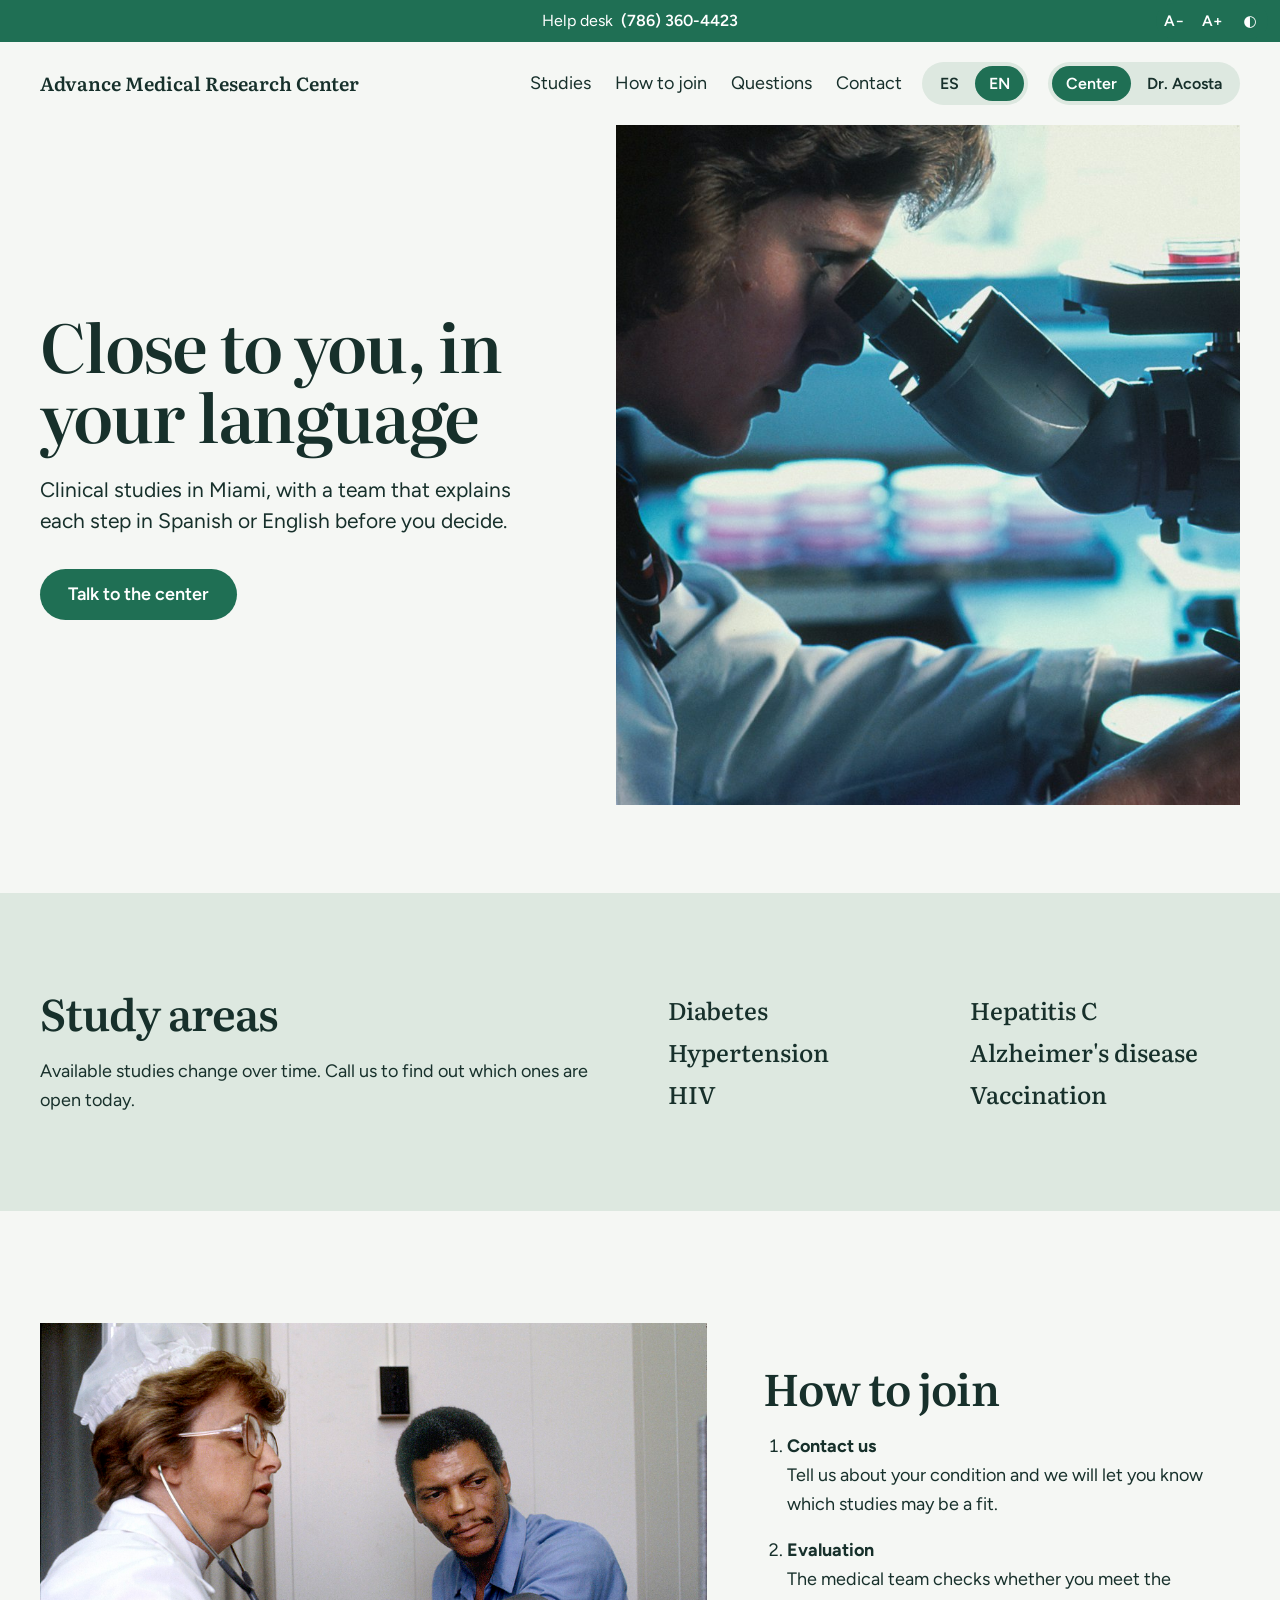
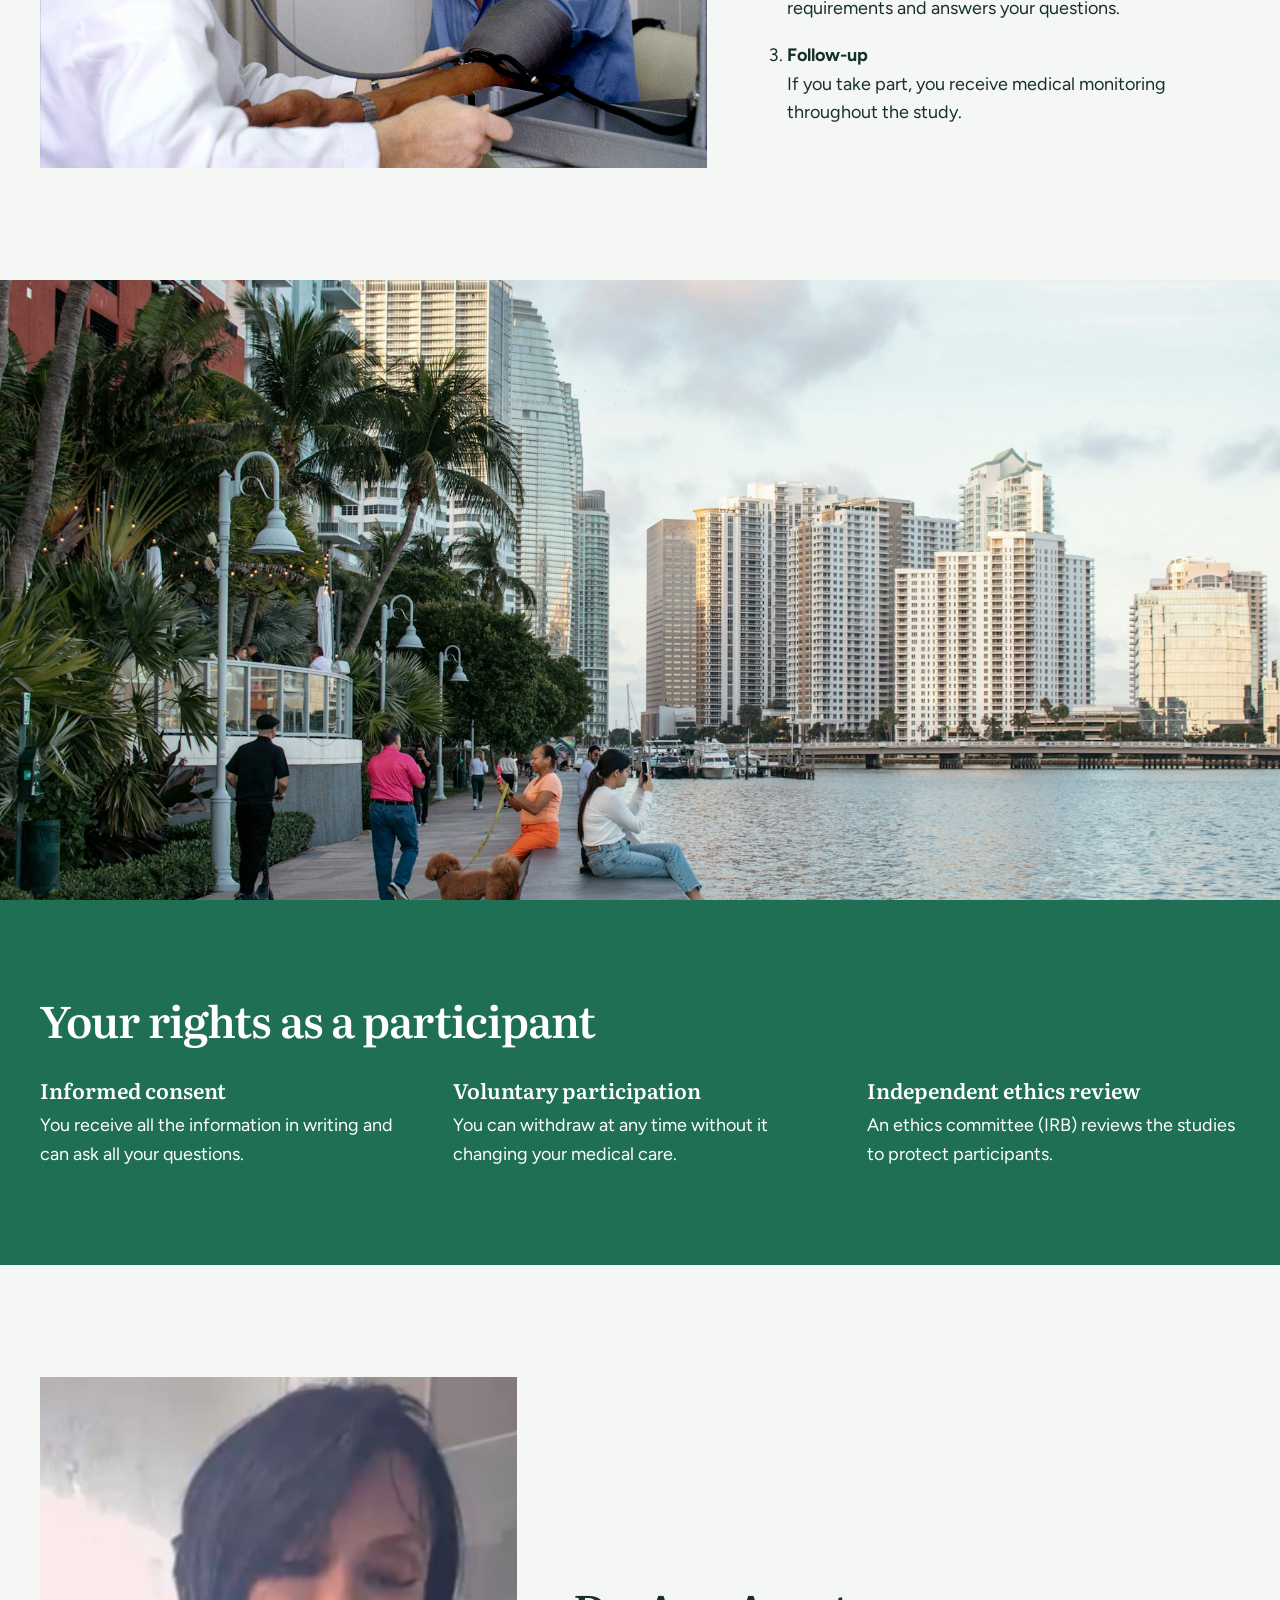
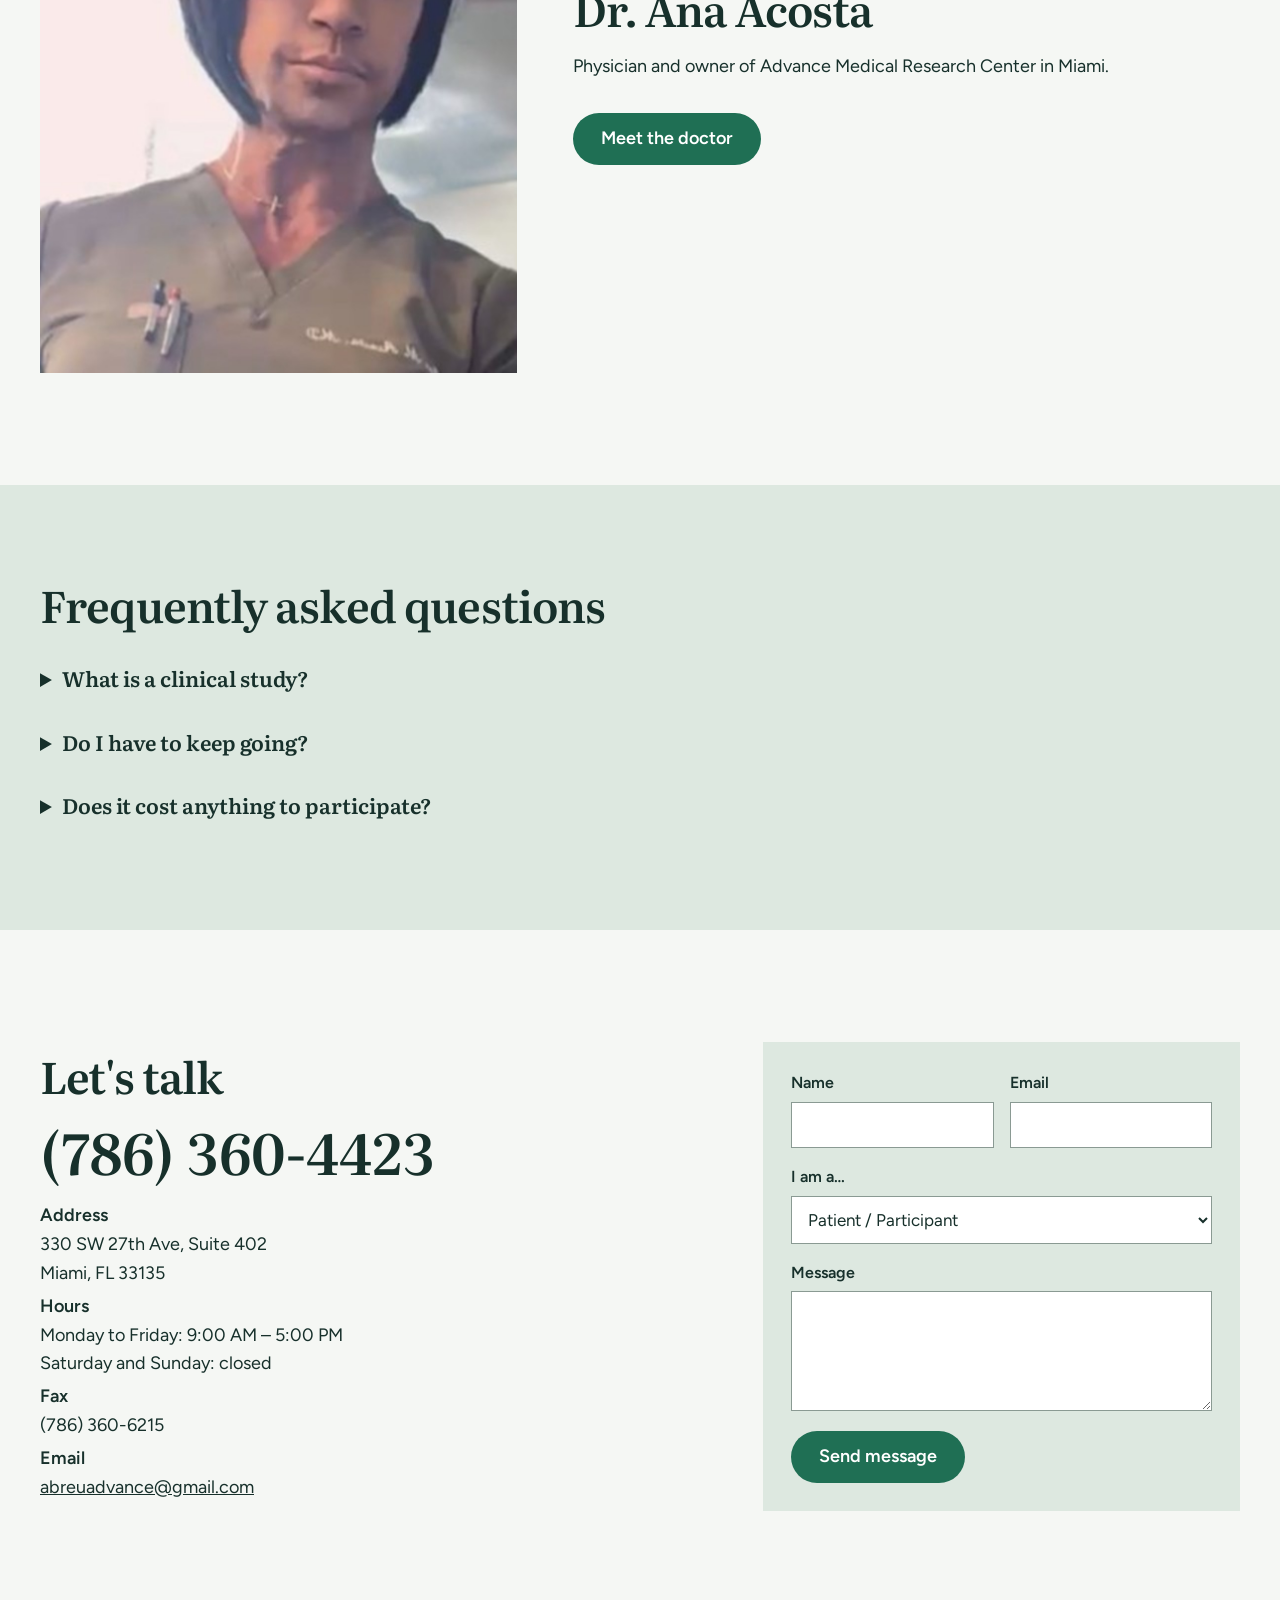
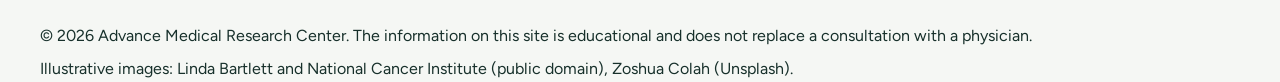
<file: index.html>
<!DOCTYPE html>
<html lang="es">
<head>
<meta charset="utf-8">
<meta name="viewport" content="width=device-width, initial-scale=1">
<title>Advance Medical Research Center · Estudios clínicos en Miami</title>
<meta name="description" content="Estudios clínicos en Miami, con atención en español e inglés. Advance Medical Research Center, dirigido por la Dra. Ana Acosta.">
<link rel="canonical" href="https://amresearchcenter.com/">
<script>
/* Los enlaces antiguos a la vista de la doctora llevan a su página. */
if (['#doctora', '#sobre', '#valores', '#trayectoria', '#contacto-doctora'].indexOf(location.hash) > -1) {
  location.replace('/dra-ana-acosta/' + (location.hash === '#doctora' ? '' : location.hash));
}
</script>
<link rel="preconnect" href="https://fonts.googleapis.com">
<link rel="preconnect" href="https://fonts.gstatic.com" crossorigin>
<link href="https://fonts.googleapis.com/css2?family=Figtree:wght@400;600&family=Literata:opsz,wght@7..72,500;7..72,600&display=swap" rel="stylesheet">
<link rel="stylesheet" href="/assets/estilo.css">
</head>
<body>
<p class="help"><span>Línea de ayuda</span><a href="tel:+17863604423">(786) 360-4423</a></p>
<div class="a11y" role="group" aria-label="Accesibilidad"><button type="button" class="a11y-t" aria-label="Accesibilidad" aria-expanded="false">Aa</button><button type="button" data-a="-" aria-label="A−: reducir texto">A−</button><button type="button" data-a="+" aria-label="A+: aumentar texto">A+</button><button type="button" data-a="hc" aria-pressed="false" aria-label="Alto contraste">◐</button></div>
<div class="frame">
  <header class="bar">
    <a class="brand" href="/">Advance Medical Research Center</a>
    <nav class="links"><a href="#estudios">Estudios</a><a href="#proceso">Cómo participar</a><a href="#preguntas">Preguntas</a><a href="#contacto">Contacto</a></nav>
    <div class="sw" role="group" aria-label="Idioma"><button type="button" data-l="es" lang="es" aria-label="Español" aria-pressed="true">ES</button><button type="button" data-l="en" lang="en" aria-label="English" aria-pressed="false">EN</button></div>
    <button type="button" class="menu-t" id="menu-t" aria-expanded="false">Menú</button>
    <nav class="sw site" aria-label="Sitio"><a href="/" aria-current="page">Centro</a><a href="/dra-ana-acosta/">Dra. Acosta</a></nav>
  </header>
  <main>
  <div class="hero">
    <div>
      <h1>Cerca de ti, en tu idioma</h1>
      <p class="lead">Estudios clínicos en Miami, con un equipo que te explica cada paso en español o inglés antes de que decidas.</p>
      <a class="btn" href="#contacto">Hablar con el centro</a>
    </div>
    <figure><img src="/assets/lab.jpg" alt="Foto ilustrativa: investigadora en un microscopio"></figure>
  </div>
  </main>
</div>
<div class="band" id="estudios"><div class="frame split">
  <div><h2>Áreas de estudio</h2><p>Los estudios disponibles cambian con el tiempo. Llámanos para saber cuáles están abiertos hoy.</p></div>
  <ul class="areas"><li>Diabetes</li><li>Hipertensión</li><li>VIH</li><li>Hepatitis C</li><li>Enfermedad de Alzheimer</li><li>Vacunación</li></ul>
</div></div>
<div class="frame care" id="proceso">
  <figure><img src="/assets/nurse-checks-blood-pressure.jpg" alt="Foto ilustrativa: enfermera toma la presión a un paciente"></figure>
  <div>
    <h2>Cómo participar</h2>
    <ol class="seq">
      <li><b>Contáctanos</b>Cuéntanos tu condición y te decimos qué estudios podrían ajustarse a ti.</li>
      <li><b>Evaluación</b>El equipo médico revisa si cumples los requisitos y resuelve tus dudas.</li>
      <li><b>Seguimiento</b>Si participas, recibes monitoreo médico durante todo el estudio.</li>
    </ol>
  </div>
</div>
<div class="photo"><img src="/assets/miami-dia.jpg" alt="Foto ilustrativa: Miami frente al agua" loading="lazy"></div>
<!-- CAMBIAR / CHANGE: texto pendiente de confirmar por el centro -->
<div class="green"><div class="frame">
  <h2>Tus derechos como participante</h2>
  <div class="rights">
    <p><b>Consentimiento informado</b>Recibes toda la información por escrito y puedes hacer todas tus preguntas.</p>
    <p><b>Participación voluntaria</b>Puedes retirarte en cualquier momento sin que cambie tu atención médica.</p>
    <p><b>Revisión ética independiente</b>Un comité de ética (IRB) revisa los estudios para proteger a los participantes.</p>
  </div>
</div></div>
<div class="frame dr">
  <figure><img src="/assets/dra-acosta-mejorada.jpg" alt="Dra. Ana Acosta" loading="lazy"></figure>
  <div>
    <h2>Dra. Ana Acosta</h2>
    <p>Médica y propietaria de Advance Medical Research Center, en Miami.</p>
    <a class="btn" href="/dra-ana-acosta/">Conocer a la doctora</a>
  </div>
</div>
<div class="band faq" id="preguntas"><div class="frame">
  <h2>Preguntas frecuentes</h2>
  <details><summary>¿Qué es un estudio clínico?</summary><p>Es una investigación médica en la que voluntarios prueban un tratamiento o una vacuna nuevos para saber si son seguros y si funcionan.</p></details>
  <details><summary>¿Es obligatorio continuar?</summary><p>No. Tu participación es voluntaria y puedes retirarte en cualquier momento.</p></details>
  <details><summary>¿Tiene costo participar?</summary><p>Antes de que decidas te explicamos los detalles de cada estudio, incluyendo si hay costos o compensación.</p></details>
</div></div>
<div class="frame split care" id="contacto">
  <div>
    <h2>Hablemos</h2>
    <a class="big" href="tel:+17863604423">(786) 360-4423</a>
    <div class="reach">
      <p><b>Dirección</b><br>330 SW 27th Ave, Suite 402<br>Miami, FL 33135</p>
      <p><b>Horario</b><br><span>Lunes a viernes: 9:00 AM – 5:00 PM</span><br><span>Sábado y domingo: cerrado</span></p>
      <p><b>Fax</b><br>(786) 360-6215</p>
      <p><b>Correo</b><br><a href="mailto:abreuadvance@gmail.com">abreuadvance@gmail.com</a></p>
    </div>
  </div>
  <form id="form" class="form">
    <div class="row">
      <label><span>Nombre</span><input name="n" required autocomplete="name"></label>
      <label><span>Correo electrónico</span><input name="e" type="email" required autocomplete="email"></label>
    </div>
    <label><span>Soy…</span><select name="r"><option>Paciente / Participante</option><option>Médico / Investigador</option><option>Patrocinador / CRO</option><option>Otro</option></select></label>
    <label><span>Mensaje</span><textarea name="m" required></textarea></label>
    <button class="btn" type="submit">Enviar mensaje</button>
    <p class="hint" id="form-hint" role="status" hidden>Se abrirá tu aplicación de correo. Si no se abre, llámanos o escríbenos directamente.</p>
  </form>
</div>
<footer class="frame">
  <p>© <span id="y"></span> Advance Medical Research Center. <span>La información de este sitio es educativa y no reemplaza la consulta con un médico.</span></p>
  <p>Imágenes ilustrativas: Linda Bartlett y National Cancer Institute (dominio público), Zoshua Colah (Unsplash).</p>
</footer>
<script src="/assets/idioma.js"></script>
<script src="/assets/sitio.js"></script>
</body>
</html>
</file>
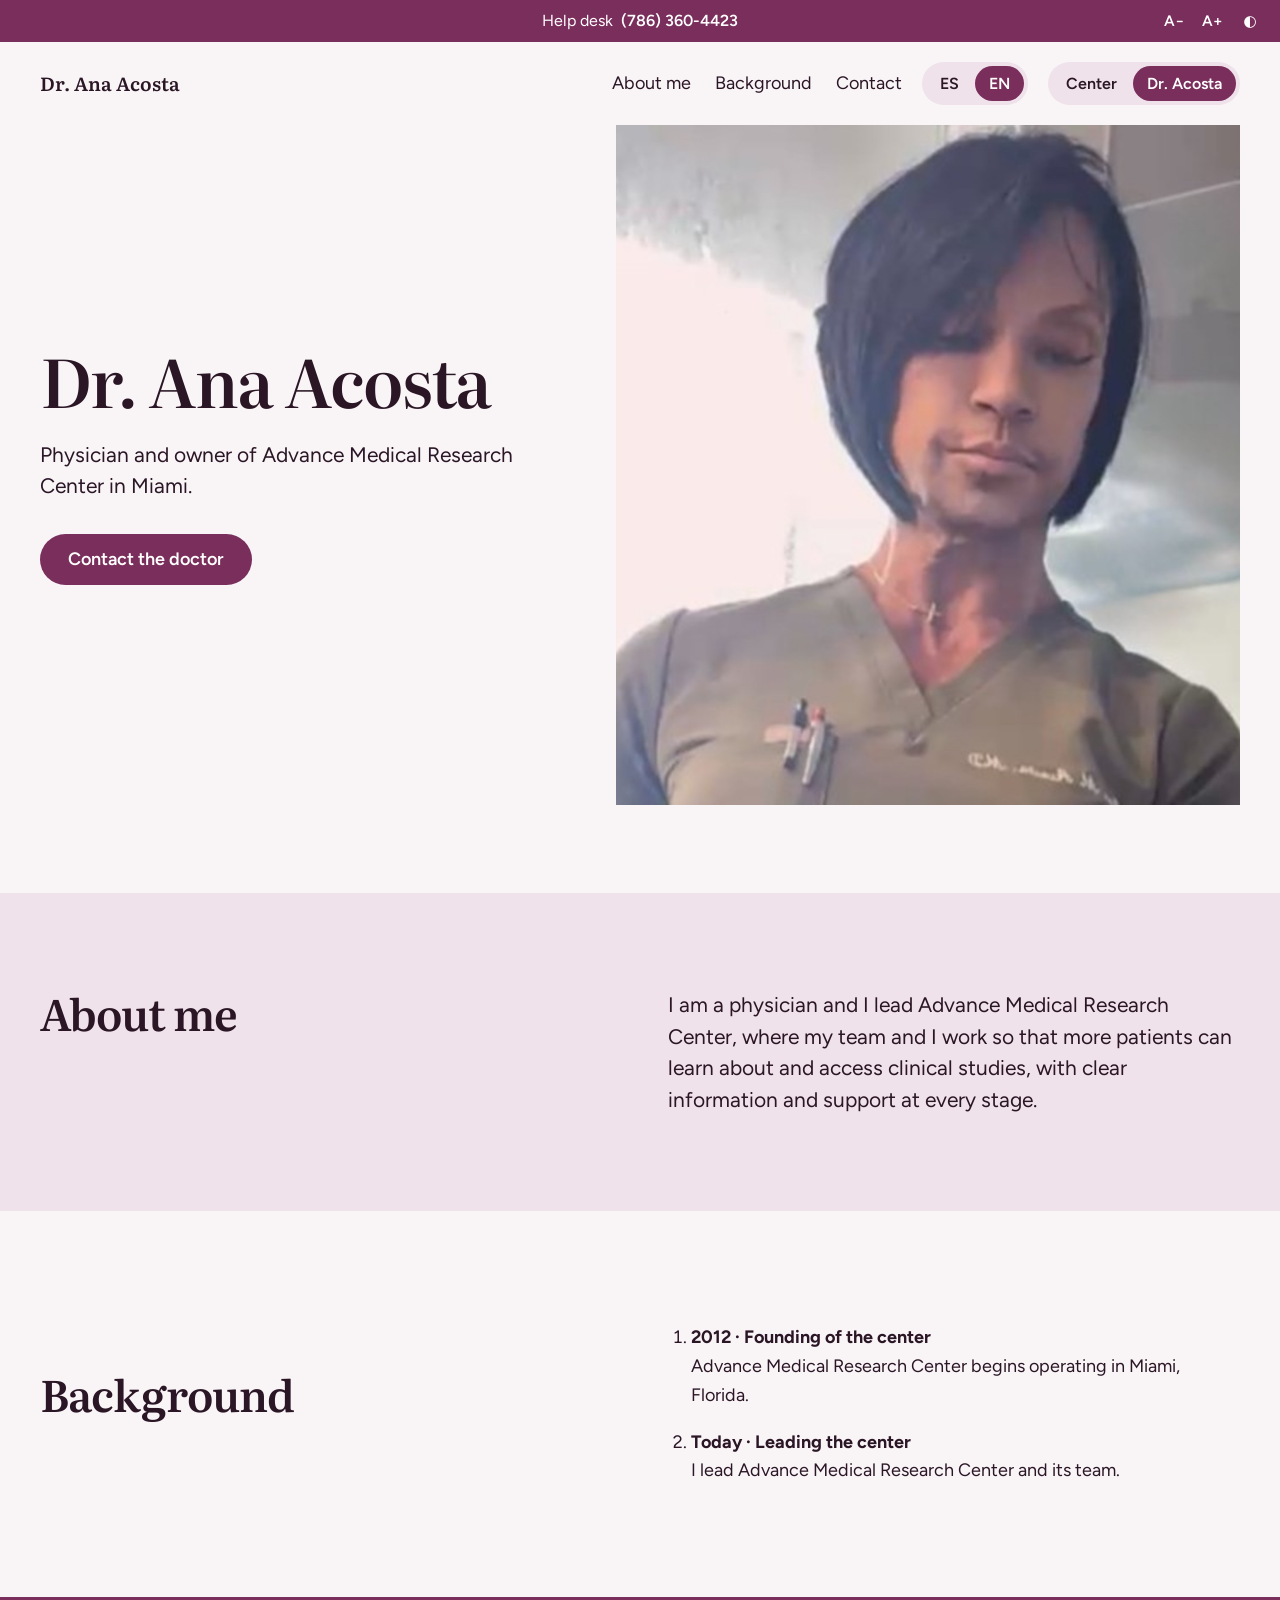
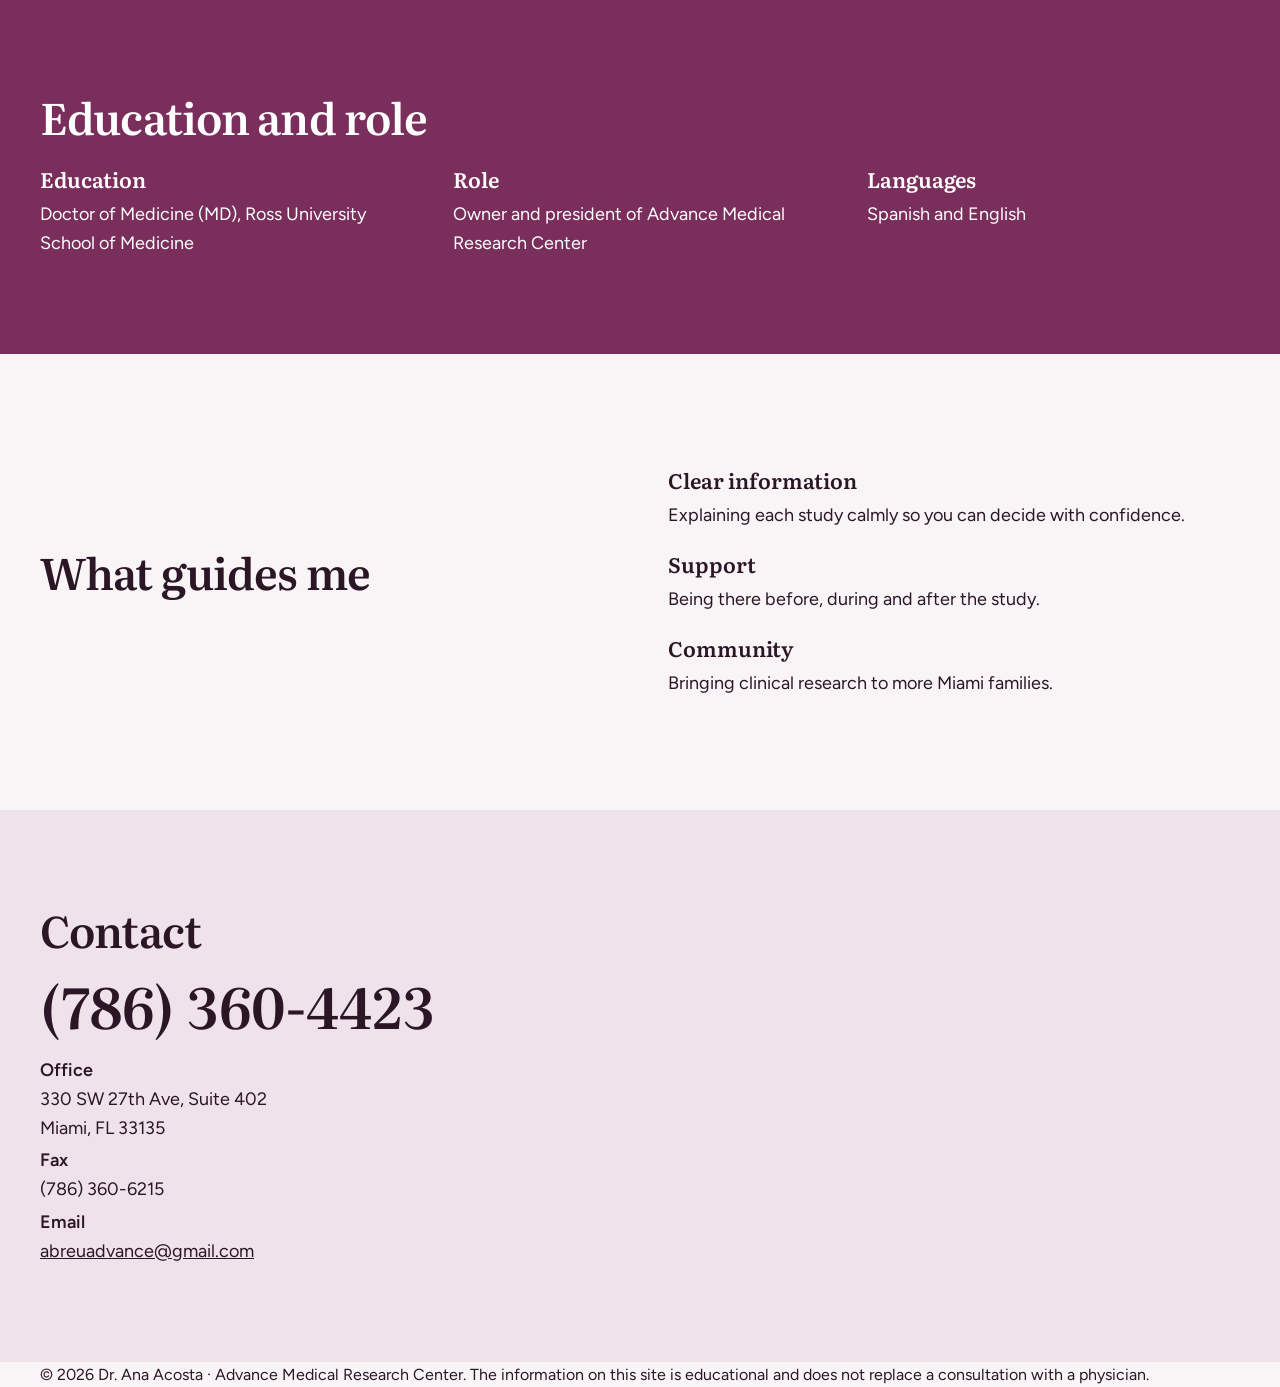
<file: dra-ana-acosta/index.html>
<!DOCTYPE html>
<html lang="es">
<head>
<meta charset="utf-8">
<meta name="viewport" content="width=device-width, initial-scale=1">
<title>Dra. Ana Acosta · Médica en Miami</title>
<meta name="description" content="Dra. Ana Acosta, médica y propietaria de Advance Medical Research Center, en Miami.">
<link rel="canonical" href="https://amresearchcenter.com/dra-ana-acosta/">
<link rel="preconnect" href="https://fonts.googleapis.com">
<link rel="preconnect" href="https://fonts.gstatic.com" crossorigin>
<link href="https://fonts.googleapis.com/css2?family=Figtree:wght@400;600&family=Literata:opsz,wght@7..72,500;7..72,600&display=swap" rel="stylesheet">
<link rel="stylesheet" href="/assets/estilo.css">
</head>
<body class="doctora">
<p class="help"><span>Línea de ayuda</span><a href="tel:+17863604423">(786) 360-4423</a></p>
<div class="a11y" role="group" aria-label="Accesibilidad"><button type="button" class="a11y-t" aria-label="Accesibilidad" aria-expanded="false">Aa</button><button type="button" data-a="-" aria-label="A−: reducir texto">A−</button><button type="button" data-a="+" aria-label="A+: aumentar texto">A+</button><button type="button" data-a="hc" aria-pressed="false" aria-label="Alto contraste">◐</button></div>
<div class="frame">
  <header class="bar">
    <a class="brand" href="/dra-ana-acosta/">Dra. Ana Acosta</a>
    <nav class="links"><a href="#sobre">Sobre mí</a><a href="#trayectoria">Trayectoria</a><a href="#contacto-doctora">Contacto</a></nav>
    <div class="sw" role="group" aria-label="Idioma"><button type="button" data-l="es" lang="es" aria-label="Español" aria-pressed="true">ES</button><button type="button" data-l="en" lang="en" aria-label="English" aria-pressed="false">EN</button></div>
    <button type="button" class="menu-t" id="menu-t" aria-expanded="false">Menú</button>
    <nav class="sw site" aria-label="Sitio"><a href="/">Centro</a><a href="/dra-ana-acosta/" aria-current="page">Dra. Acosta</a></nav>
  </header>
  <main>
  <div class="hero">
    <div>
      <h1>Dra. Ana Acosta</h1>
      <p class="lead">Médica y propietaria de Advance Medical Research Center, en Miami.</p>
      <a class="btn" href="#contacto-doctora">Contactar a la doctora</a>
    </div>
    <figure><img src="/assets/dra-acosta-mejorada.jpg" alt="Dra. Ana Acosta"></figure>
  </div>
  </main>
</div>
<div class="band" id="sobre"><div class="frame split">
  <h2>Sobre mí</h2>
  <!-- CAMBIAR / CHANGE: biografía -->
  <p class="lead" style="margin-top:0">Soy médica y dirijo Advance Medical Research Center, donde trabajo junto a mi equipo para que más pacientes conozcan y puedan acceder a estudios clínicos, con información clara y acompañamiento en cada etapa.</p>
</div></div>
<div class="frame care even" id="trayectoria">
  <h2>Trayectoria</h2>
  <ol class="seq">
    <li><b>2012 · Fundación del centro</b>Advance Medical Research Center inicia operaciones en Miami, Florida.</li>
    <li><b>Hoy · Dirección del centro</b>Lidero Advance Medical Research Center y a su equipo.</li>
    <!-- CAMBIAR / CHANGE: certificaciones, residencia, afiliaciones, premios -->
  </ol>
</div>
<div class="green"><div class="frame">
  <h2>Formación y rol</h2>
  <div class="facts">
    <p><b>Formación</b>Doctora en Medicina (MD), Ross University School of Medicine</p>
    <p><b>Rol</b>Propietaria y presidenta de Advance Medical Research Center</p>
    <p><b>Idiomas</b>Español e inglés</p>
    <!-- CAMBIAR / CHANGE: especialidad, certificaciones (board), licencia, afiliaciones y premios -->
  </div>
</div></div>
<div class="frame care even" id="valores">
  <h2>Lo que me guía</h2>
  <!-- CAMBIAR / CHANGE: ajusta estos valores con sus palabras -->
  <div class="rights" style="grid-template-columns:1fr;margin-top:0;gap:20px">
    <p><b>Información clara</b>Explicar cada estudio con calma para que decidas con confianza.</p>
    <p><b>Acompañamiento</b>Estar presente antes, durante y después del estudio.</p>
    <p><b>Comunidad</b>Llevar la investigación clínica a más familias de Miami.</p>
  </div>
</div>
<div class="band" id="contacto-doctora"><div class="frame">
  <h2>Contacto</h2>
  <a class="big" href="tel:+17863604423">(786) 360-4423</a>
  <div class="reach">
    <p><b>Consultorio</b><br>330 SW 27th Ave, Suite 402<br>Miami, FL 33135</p>
    <p><b>Fax</b><br>(786) 360-6215</p>
    <p><b>Correo</b><br><a href="mailto:abreuadvance@gmail.com">abreuadvance@gmail.com</a></p>
  </div>
</div></div>
<footer class="frame">
  <p>© <span id="y"></span> <span>Dra. Ana Acosta</span> · Advance Medical Research Center. <span>La información de este sitio es educativa y no reemplaza la consulta con un médico.</span></p>
</footer>
<script src="/assets/idioma.js"></script>
<script src="/assets/sitio.js"></script>
</body>
</html>
</file>
<file: assets/estilo.css>
:root{--bg:#F5F7F4;--ink:#17302B;--accent:#1F6F54;--accent-dark:#17553F;--field:#DDE8E0}
body.doctora{--bg:#F9F5F7;--ink:#2B1626;--accent:#7A2E5C;--accent-dark:#5F2348;--field:#EFE2EA}
body.hc{--bg:#fff;--ink:#000;--field:#fff;--accent:#0B4A36;--accent-dark:#000}
body.hc.doctora{--accent:#5A0F3F}
*{box-sizing:border-box;margin:0}
html{scroll-behavior:smooth;scroll-padding-top:16px}
body{font:400 1.125rem/1.6 'Figtree',system-ui,sans-serif;background:var(--bg);color:var(--ink)}
a{color:inherit}
:focus-visible{outline:3px solid var(--accent);outline-offset:3px}
img{display:block;width:100%;height:100%;object-fit:cover}
.frame{max-width:1320px;margin:0 auto;padding:0 40px}

.help{background:var(--accent);color:#fff;font-size:1rem;line-height:1.5;padding:9px 56px;text-align:center}
.help a{font-weight:600;text-decoration:none;margin-left:8px}
.bar{display:flex;flex-wrap:wrap;align-items:center;gap:14px 20px;padding-top:20px;padding-bottom:20px}
.brand{font:600 1.1875rem/1.2 'Literata',Georgia,serif;text-decoration:none;margin-right:auto}
.links{display:flex;align-items:center;gap:24px}
.links a{text-decoration:none}
.links a:hover{text-decoration:underline}
.sw{display:inline-flex;gap:2px;padding:4px;background:var(--field);border-radius:999px}
.sw a,.sw button{padding:8px 14px;font:600 1rem/1.2 'Figtree',system-ui,sans-serif;text-decoration:none;white-space:nowrap;border:0;border-radius:999px;background:none;color:var(--ink);cursor:pointer}
.sw a[aria-current],.sw button[aria-pressed="true"]{background:var(--accent);color:#fff}
.sw a:not([aria-current]):hover{text-decoration:underline}
.menu-t{display:none;min-height:44px;padding:0 16px;font:600 1rem 'Figtree',system-ui,sans-serif;border:0;border-radius:999px;background:var(--field);color:var(--ink);cursor:pointer}
.menu-t[aria-expanded="true"]{background:var(--accent);color:#fff}

h1{font:600 clamp(2.5rem,5.2vw,4.75rem)/1.05 'Literata',Georgia,serif;letter-spacing:-.025em}
h2{font:600 clamp(1.875rem,3.4vw,3rem)/1.1 'Literata',Georgia,serif;letter-spacing:-.02em;margin-bottom:20px}
.lead{font-size:1.3125rem;line-height:1.5;margin-top:24px;max-width:32em}
.btn{display:inline-block;margin-top:32px;padding:15px 28px;border:0;border-radius:999px;background:var(--accent);color:#fff;font:600 1.125rem/1.2 'Figtree',system-ui,sans-serif;text-decoration:none;cursor:pointer;transition:background .2s}
.btn:hover{background:var(--accent-dark)}

.hero{display:grid;grid-template-columns:5fr 6fr;gap:56px;align-items:center;padding-bottom:88px}
.hero figure{margin:0;height:min(76svh,680px);overflow:hidden}
.hero img{object-position:38% 50%}
body.doctora .hero img{object-position:65% 10%}
.band{background:var(--field);padding:96px 0}
.split{display:grid;grid-template-columns:1fr 1fr;gap:56px;align-items:start}
.areas{list-style:none;padding:0;columns:2;column-gap:32px;font:500 1.5rem/1.75 'Literata',Georgia,serif}
.care{display:grid;grid-template-columns:7fr 5fr;gap:56px;align-items:center;padding-top:112px;padding-bottom:112px}
.care.even{grid-template-columns:1fr 1fr}
.care figure{margin:0;aspect-ratio:3/2;overflow:hidden}
.seq{padding-left:1.3em;display:grid;gap:18px}
.seq b{display:block}
.photo{height:min(70svh,620px);overflow:hidden}
.photo img{object-position:50% 45%}
.green{background:var(--accent);color:#fff;padding:96px 0}
.green h2{margin-bottom:24px}
.rights{display:grid;grid-template-columns:repeat(3,1fr);gap:40px;margin-top:32px}
.rights b,.facts b{display:block;font:600 1.3125rem/1.3 'Literata',Georgia,serif;margin-bottom:8px}
.facts{display:grid;grid-template-columns:repeat(3,1fr);gap:40px}
.dr{display:grid;grid-template-columns:5fr 7fr;gap:56px;align-items:center;padding-top:112px;padding-bottom:112px}
.dr figure{margin:0;aspect-ratio:4/5;overflow:hidden}
.dr img{object-position:62% 10%}
.faq details{padding:16px 0;max-width:46em}
.faq details+details{margin-top:4px}
.faq summary{font:600 1.3125rem/1.3 'Literata',Georgia,serif;cursor:pointer}
.faq details p{margin-top:10px}

.big{font:600 clamp(2rem,4.4vw,3.75rem)/1.1 'Literata',Georgia,serif;text-decoration:none;display:block;margin-bottom:12px}
.reach{display:grid;gap:4px;margin-top:20px}
.reach b{font-weight:600}
.form{display:grid;gap:16px;background:var(--field);padding:28px}
.form .row{display:grid;grid-template-columns:1fr 1fr;gap:16px}
.form label{display:grid;gap:6px;font-weight:600;font-size:1rem}
.form input,.form select,.form textarea{font:400 1.0625rem 'Figtree',system-ui,sans-serif;color:var(--ink);background:#fff;border:1px solid #8A9A93;padding:12px;width:100%}
.form textarea{min-height:120px;resize:vertical}
.form .btn{margin-top:4px;justify-self:start}
.form .hint{font-size:1rem}
footer{font-size:1rem;padding-top:32px;padding-bottom:32px}
footer p+p{margin-top:8px}

.a11y{position:absolute;right:12px;top:3px;z-index:20;display:flex;gap:2px;background:var(--accent);border-radius:999px}
.a11y button{width:36px;height:36px;border:0;border-radius:50%;background:none;color:#fff;font:600 .95rem 'Figtree',system-ui,sans-serif;cursor:pointer}
.a11y button:hover,.a11y button[aria-pressed="true"]{background:#fff;color:var(--accent)}
.a11y-t{display:none}

@media (max-width:860px){
  .frame{padding:0 20px}
  .help{padding-left:12px;padding-right:48px}
  .bar{gap:10px 8px;padding-top:14px;padding-bottom:14px}
  .brand{flex:1 1 100%;margin-right:0}
  .sw{padding:3px}
  .sw a,.sw button{padding:8px 8px;font-size:.9375rem}
  .menu-t{display:inline-block;order:3;margin-left:auto;padding:0 12px;font-size:.9375rem}
  .sw.site{order:2}
  .links{display:none;order:4;flex:1 1 100%;flex-direction:column;align-items:flex-start;gap:0}
  body.nav-open .links{display:flex}
  .links a{padding:10px 2px}
  .hero,.split,.care,.care.even,.dr{grid-template-columns:1fr;gap:32px}
  .hero{padding-bottom:56px}
  .hero figure{height:30svh;order:-1;margin:0 -20px}
  .band,.green{padding:60px 0}
  .care,.dr{padding-top:60px;padding-bottom:60px}
  .care figure{order:-1}
  .rights,.facts{grid-template-columns:1fr;gap:24px}
  .areas{columns:1}
  .form{padding:20px}
  .form .row{grid-template-columns:1fr}
  .a11y-t{display:block}
  .a11y:not(.open) button:not(.a11y-t){display:none}
}
@media (prefers-reduced-motion:reduce){html{scroll-behavior:auto}.btn{transition:none}}
</file>
